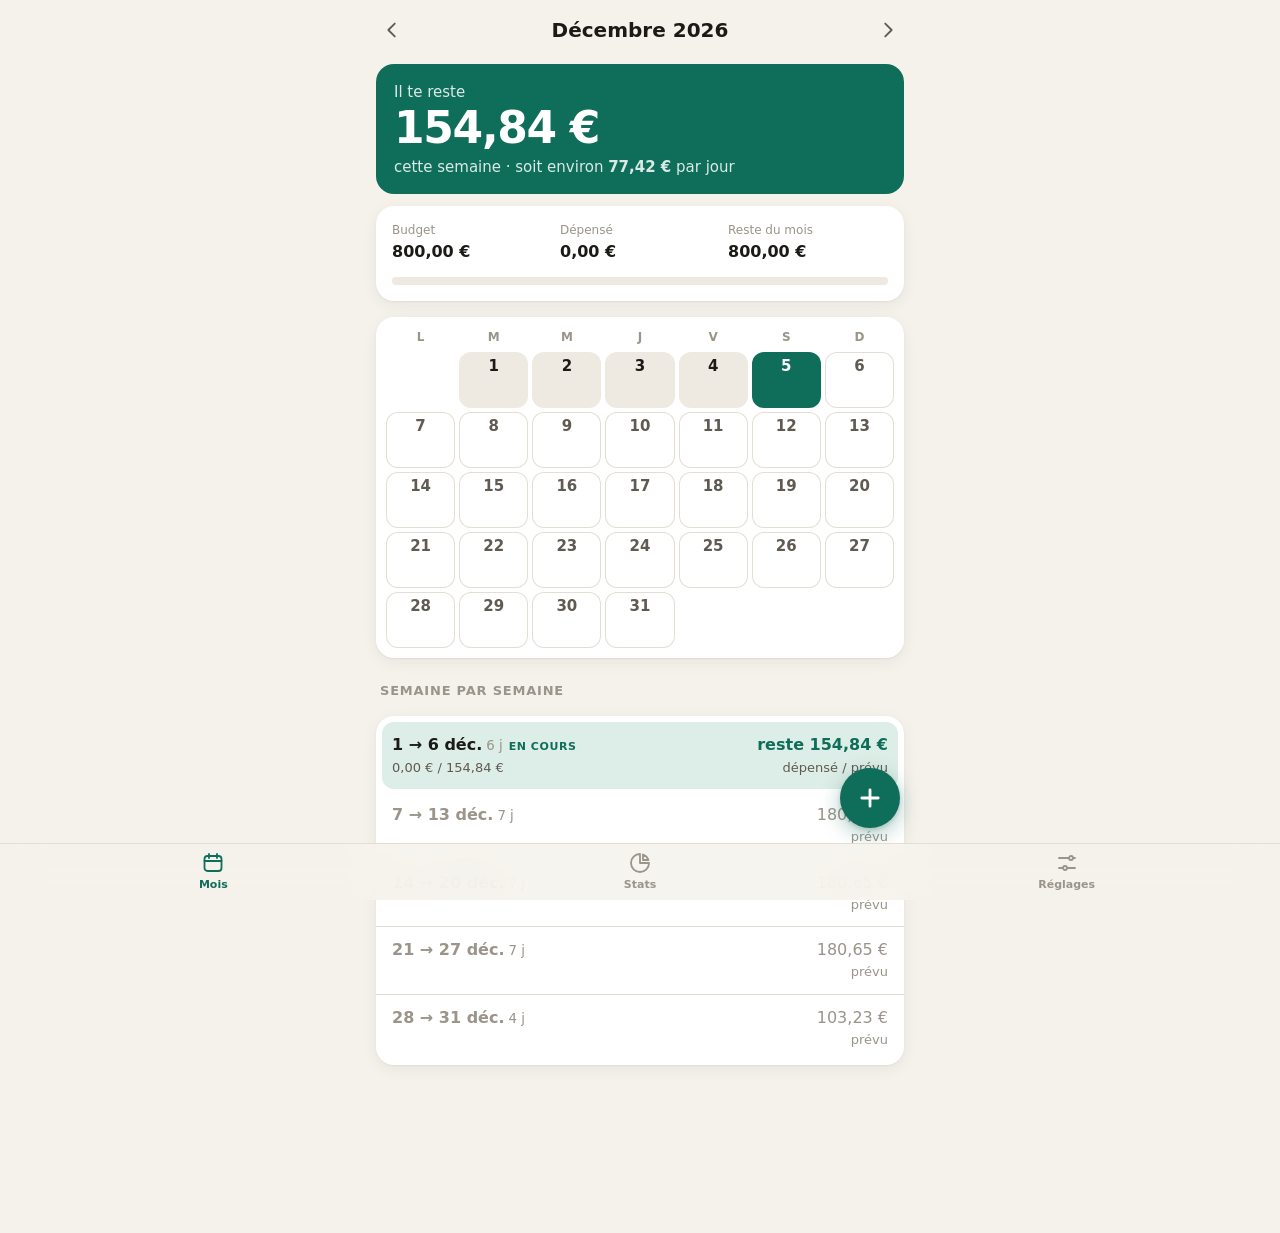
<file: index.html>
<!doctype html>
<html lang="fr">
<head>
  <meta charset="utf-8">
  <meta name="viewport" content="width=device-width, initial-scale=1, viewport-fit=cover">
  <title>Budget</title>
  <meta name="description" content="Suivi de budget mensuel, hors ligne.">
  <meta name="theme-color" content="#F5F2EC" media="(prefers-color-scheme: light)">
  <meta name="theme-color" content="#121110" media="(prefers-color-scheme: dark)">
  <meta name="color-scheme" content="light dark">
  <meta name="apple-mobile-web-app-capable" content="yes">
  <meta name="mobile-web-app-capable" content="yes">
  <meta name="apple-mobile-web-app-status-bar-style" content="default">
  <meta name="apple-mobile-web-app-title" content="Budget">
  <meta name="format-detection" content="telephone=no">
  <link rel="manifest" href="manifest.json">
  <link rel="apple-touch-icon" href="icons/icon-180.png">
  <link rel="icon" type="image/png" sizes="128x128" href="favicon.png">
  <link rel="stylesheet" href="styles.css">
</head>
<body>
  <div id="app">
    <main id="view-month" class="view" aria-label="Mois"></main>
    <main id="view-stats" class="view" aria-label="Statistiques" hidden></main>
    <main id="view-settings" class="view" aria-label="Réglages" hidden></main>
  </div>

  <button id="fab" class="fab" type="button" aria-label="Ajouter une dépense">
    <svg viewBox="0 0 24 24" aria-hidden="true"><path d="M12 5v14M5 12h14"/></svg>
  </button>

  <nav class="tabbar" aria-label="Navigation">
    <button type="button" data-tab="month" aria-current="page">
      <svg viewBox="0 0 24 24" aria-hidden="true"><rect x="3.5" y="5" width="17" height="15" rx="3"/><path d="M3.5 10h17M8 3v4M16 3v4"/></svg>
      <span>Mois</span>
    </button>
    <button type="button" data-tab="stats">
      <svg viewBox="0 0 24 24" aria-hidden="true"><path d="M12 3a9 9 0 1 0 9 9h-9z"/><path d="M15 3.5A9 9 0 0 1 20.5 9H15z"/></svg>
      <span>Stats</span>
    </button>
    <button type="button" data-tab="settings">
      <svg viewBox="0 0 24 24" aria-hidden="true"><path d="M4 7h10M18 7h2M4 17h4M12 17h8"/><circle cx="16" cy="7" r="2"/><circle cx="10" cy="17" r="2"/></svg>
      <span>Réglages</span>
    </button>
  </nav>

  <div id="sheet-backdrop" class="sheet-backdrop" hidden></div>
  <section id="sheet" class="sheet" role="dialog" aria-modal="true" aria-labelledby="sheet-title" hidden>
    <div class="sheet-grabber" aria-hidden="true"></div>
    <div id="sheet-body"></div>
  </section>

  <div id="toast" class="toast" role="status" aria-live="polite"></div>
  <input id="import-input" type="file" accept="application/json,.json" hidden>

  <script src="calc.js"></script>
  <script src="storage.js"></script>
  <script src="app.js"></script>
</body>
</html>
</file>
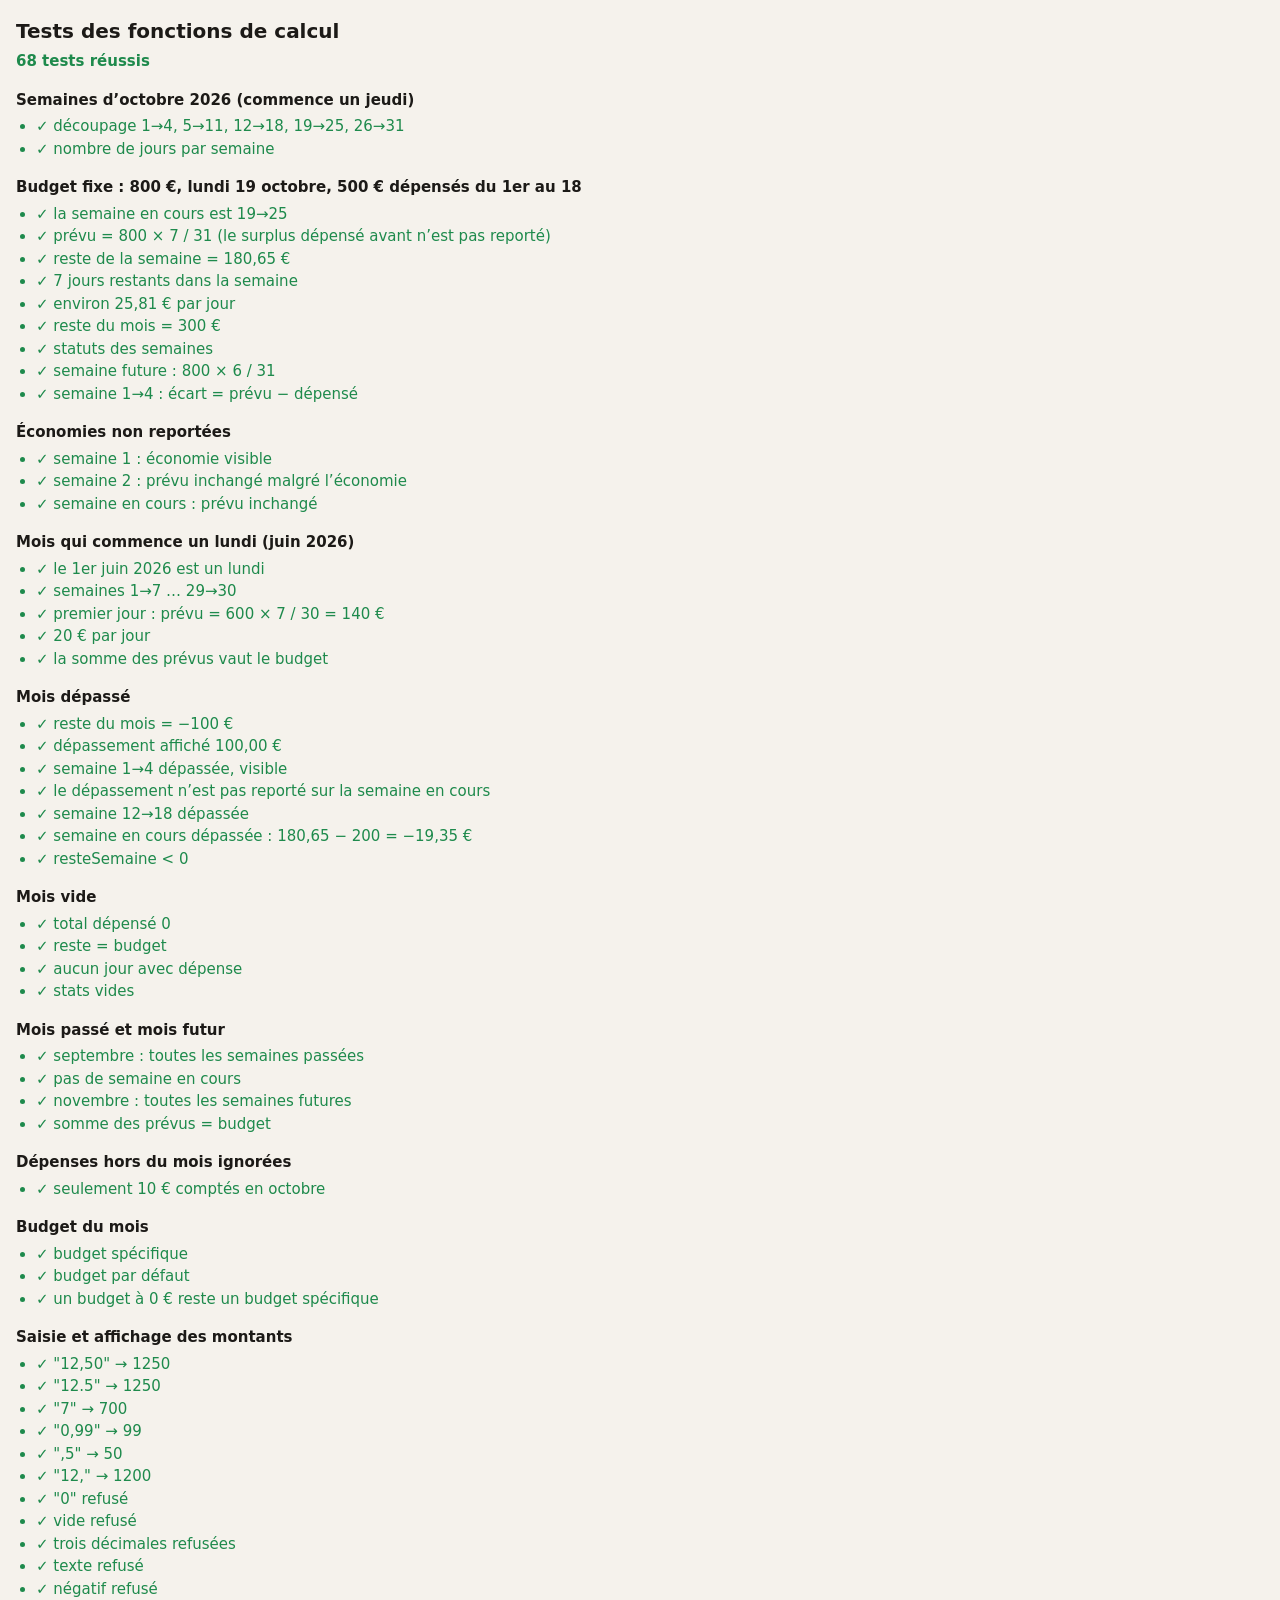
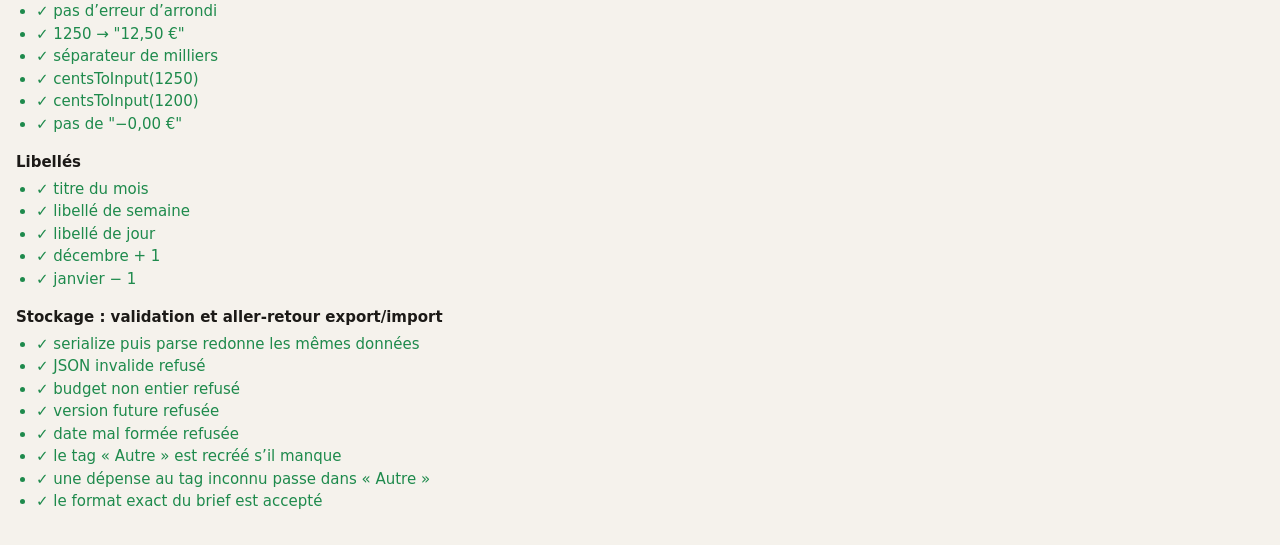
<file: tests.html>
<!doctype html>
<html lang="fr">
<head>
  <meta charset="utf-8">
  <meta name="viewport" content="width=device-width, initial-scale=1">
  <title>Tests — Budget</title>
  <style>
    body { font: 15px/1.5 -apple-system, system-ui, sans-serif; margin: 0; padding: 16px; background: #f5f2ec; color: #1c1a17; }
    h1 { font-size: 20px; margin: 0 0 4px; }
    #summary { font-weight: 600; margin: 0 0 16px; }
    .ok { color: #1e8a4c; } .ko { color: #c8412f; }
    section { margin-bottom: 16px; }
    h2 { font-size: 15px; margin: 0 0 4px; }
    ul { margin: 0; padding-left: 20px; }
    code { font-size: 13px; }
    @media (prefers-color-scheme: dark) { body { background: #121110; color: #f2eee7; } .ok { color: #4cc27a; } .ko { color: #ff6b57; } }
  </style>
</head>
<body>
  <h1>Tests des fonctions de calcul</h1>
  <p id="summary"></p>
  <div id="out"></div>

  <script src="calc.js"></script>
  <script src="storage.js"></script>
  <script>
    'use strict';
    const C = window.Calc;
    const results = [];
    let group = null;

    function describe(name, fn) {
      group = { name, cases: [] };
      results.push(group);
      try { fn(); } catch (e) { group.cases.push({ ok: false, msg: 'Exception : ' + e.message }); }
    }
    function eq(actual, expected, msg) {
      const ok = JSON.stringify(actual) === JSON.stringify(expected);
      group.cases.push({ ok, msg: ok ? msg : `${msg} — attendu ${JSON.stringify(expected)}, obtenu ${JSON.stringify(actual)}` });
    }
    function near(actual, expected, msg, eps = 1e-6) {
      const ok = Math.abs(actual - expected) < eps;
      group.cases.push({ ok, msg: ok ? msg : `${msg} — attendu ${expected}, obtenu ${actual}` });
    }
    function throws(fn, msg) {
      let ok = false;
      try { fn(); } catch { ok = true; }
      group.cases.push({ ok, msg });
    }
    const exp = (date, euros, tagId = 'food') => ({ id: date + '-' + euros + Math.random(), date, amount: Math.round(euros * 100), tagId });

    describe('Semaines d’octobre 2026 (commence un jeudi)', () => {
      eq(C.getWeeks(2026, 10).map((w) => [w.start, w.end]), [[1, 4], [5, 11], [12, 18], [19, 25], [26, 31]], 'découpage 1→4, 5→11, 12→18, 19→25, 26→31');
      eq(C.getWeeks(2026, 10).map((w) => w.days), [4, 7, 7, 7, 6], 'nombre de jours par semaine');
    });

    describe('Budget fixe : 800 €, lundi 19 octobre, 500 € dépensés du 1er au 18', () => {
      const expenses = [exp('2026-10-02', 200), exp('2026-10-10', 150), exp('2026-10-18', 150)];
      const r = C.computeMonth({ budget: 80000, expenses, year: 2026, month: 10, today: '2026-10-19' });
      const cur = r.currentWeek;
      eq([cur.start, cur.end], [19, 25], 'la semaine en cours est 19→25');
      near(cur.planned, 80000 * 7 / 31, 'prévu = 800 × 7 / 31 (le surplus dépensé avant n\u2019est pas reporté)');
      eq(Math.round(cur.remaining), 18065, 'reste de la semaine = 180,65 €');
      eq(cur.daysLeftInWeek, 7, '7 jours restants dans la semaine');
      eq(Math.round(cur.perDay), 2581, 'environ 25,81 € par jour');
      eq(r.remaining, 30000, 'reste du mois = 300 €');
      eq(r.weeks.map((w) => w.status), ['past', 'past', 'past', 'current', 'future'], 'statuts des semaines');
      near(r.weeks[4].planned, 80000 * 6 / 31, 'semaine future : 800 × 6 / 31');
      near(r.weeks[0].remaining, 80000 * 4 / 31 - 20000, 'semaine 1→4 : écart = prévu − dépensé');
    });

    describe('Économies non reportées', () => {
      const r = C.computeMonth({ budget: 80000, expenses: [exp('2026-10-02', 10)], year: 2026, month: 10, today: '2026-10-20' });
      near(r.weeks[0].remaining, 80000 * 4 / 31 - 1000, 'semaine 1 : économie visible');
      near(r.weeks[1].planned, 80000 * 7 / 31, 'semaine 2 : prévu inchangé malgré l\u2019économie');
      near(r.currentWeek.planned, 80000 * 7 / 31, 'semaine en cours : prévu inchangé');
    });

    describe('Mois qui commence un lundi (juin 2026)', () => {
      eq(C.weekdayIndex(2026, 6, 1), 0, 'le 1er juin 2026 est un lundi');
      const weeks = C.getWeeks(2026, 6);
      eq(weeks.map((w) => [w.start, w.end]), [[1, 7], [8, 14], [15, 21], [22, 28], [29, 30]], 'semaines 1→7 … 29→30');
      const r = C.computeMonth({ budget: 60000, expenses: [], year: 2026, month: 6, today: '2026-06-01' });
      near(r.currentWeek.planned, 60000 * 7 / 30, 'premier jour : prévu = 600 × 7 / 30 = 140 €');
      near(r.currentWeek.perDay, 2000, '20 € par jour');
      const total = r.weeks.reduce((s, w) => s + w.planned, 0);
      near(total, 60000, 'la somme des prévus vaut le budget');
    });

    describe('Mois dépassé', () => {
      const expenses = [exp('2026-10-03', 600), exp('2026-10-12', 300)];
      const r = C.computeMonth({ budget: 80000, expenses, year: 2026, month: 10, today: '2026-10-20' });
      eq(r.remaining, -10000, 'reste du mois = −100 €');
      eq(C.formatEuros(-r.remaining), C.formatEuros(10000), 'dépassement affiché 100,00 €');
      near(r.weeks[0].remaining, 80000 * 4 / 31 - 60000, 'semaine 1→4 dépassée, visible');
      near(r.currentWeek.planned, 80000 * 7 / 31, 'le dépassement n\u2019est pas reporté sur la semaine en cours');
      near(r.weeks[2].remaining, 80000 * 7 / 31 - 30000, 'semaine 12→18 dépassée');

      const r2 = C.computeMonth({ budget: 80000, expenses: [exp('2026-10-19', 200)], year: 2026, month: 10, today: '2026-10-19' });
      near(r2.currentWeek.remaining, 80000 * 7 / 31 - 20000, 'semaine en cours dépassée : 180,65 − 200 = −19,35 €');
      eq(r2.currentWeek.remaining < 0, true, 'resteSemaine < 0');
    });

    describe('Mois vide', () => {
      const r = C.computeMonth({ budget: 80000, expenses: [], year: 2026, month: 10, today: '2026-10-22' });
      eq(r.spent, 0, 'total dépensé 0');
      eq(r.remaining, 80000, 'reste = budget');
      eq(r.byDay.every((d) => d.total === 0), true, 'aucun jour avec dépense');
      const t = C.totalsByTag([], [], 2026, 10);
      eq([t.total, t.rows.length], [0, 0], 'stats vides');
    });

    describe('Mois passé et mois futur', () => {
      const past = C.computeMonth({ budget: 80000, expenses: [], year: 2026, month: 9, today: '2026-10-22' });
      eq(past.weeks.every((w) => w.status === 'past'), true, 'septembre : toutes les semaines passées');
      eq(past.currentWeek, null, 'pas de semaine en cours');
      const fut = C.computeMonth({ budget: 80000, expenses: [], year: 2026, month: 11, today: '2026-10-22' });
      eq(fut.weeks.every((w) => w.status === 'future'), true, 'novembre : toutes les semaines futures');
      near(fut.weeks.reduce((s, w) => s + w.planned, 0), 80000, 'somme des prévus = budget');
    });

    describe('Dépenses hors du mois ignorées', () => {
      const expenses = [exp('2026-09-30', 50), exp('2026-10-01', 10), exp('2026-11-01', 70)];
      const r = C.computeMonth({ budget: 80000, expenses, year: 2026, month: 10, today: '2026-10-22' });
      eq(r.spent, 1000, 'seulement 10 € comptés en octobre');
    });

    describe('Budget du mois', () => {
      const data = { defaultBudget: 80000, monthlyBudgets: { '2026-10': 75000, '2026-11': 0 } };
      eq(C.budgetForMonth(data, '2026-10'), 75000, 'budget spécifique');
      eq(C.budgetForMonth(data, '2026-12'), 80000, 'budget par défaut');
      eq(C.budgetForMonth(data, '2026-11'), 0, 'un budget à 0 € reste un budget spécifique');
    });

    describe('Saisie et affichage des montants', () => {
      eq(C.parseAmount('12,50'), 1250, '"12,50" → 1250');
      eq(C.parseAmount('12.5'), 1250, '"12.5" → 1250');
      eq(C.parseAmount('7'), 700, '"7" → 700');
      eq(C.parseAmount('0,99'), 99, '"0,99" → 99');
      eq(C.parseAmount(',5'), 50, '",5" → 50');
      eq(C.parseAmount('12,'), 1200, '"12," → 1200');
      eq(C.parseAmount('0'), null, '"0" refusé');
      eq(C.parseAmount(''), null, 'vide refusé');
      eq(C.parseAmount('1,234'), null, 'trois décimales refusées');
      eq(C.parseAmount('abc'), null, 'texte refusé');
      eq(C.parseAmount('-3'), null, 'négatif refusé');
      eq(C.parseAmount('0.1') + C.parseAmount('0.2'), 30, 'pas d’erreur d’arrondi');
      eq(C.formatEuros(1250).replace(/\s/g, ' '), '12,50 €', '1250 → "12,50 €"');
      eq(C.formatEuros(123456).replace(/\s/g, ' '), '1 234,56 €', 'séparateur de milliers');
      eq(C.centsToInput(1250), '12,50', 'centsToInput(1250)');
      eq(C.centsToInput(1200), '12', 'centsToInput(1200)');
      eq(C.formatEuros(-0.4).replace(/\s/g, ' '), '0,00 €', 'pas de "−0,00 €"');
    });

    describe('Libellés', () => {
      eq(C.monthLabel(2026, 10), 'Octobre 2026', 'titre du mois');
      eq(C.weekLabel(10, { start: 19, end: 25 }), '19 → 25 oct.', 'libellé de semaine');
      eq(C.dayLabel('2026-10-19'), 'Lundi 19 octobre', 'libellé de jour');
      eq(C.addMonths(2026, 12, 1), { y: 2027, m: 1 }, 'décembre + 1');
      eq(C.addMonths(2026, 1, -1), { y: 2025, m: 12 }, 'janvier − 1');
    });

    describe('Stockage : validation et aller-retour export/import', () => {
      const S = window.Store;
      const d = S.defaultData();
      d.monthlyBudgets['2026-10'] = 75000;
      d.expenses.push({ id: 'a', date: '2026-10-19', amount: 1250, tagId: 'food', createdAt: '2026-10-19T12:31:00Z' });
      const back = S.parse(S.serialize(d));
      eq(back, d, 'serialize puis parse redonne les mêmes données');
      throws(() => S.parse('pas du json'), 'JSON invalide refusé');
      throws(() => S.parse('{"version":1,"defaultBudget":"800","tags":[],"expenses":[]}'), 'budget non entier refusé');
      throws(() => S.parse(JSON.stringify({ ...d, version: 99 })), 'version future refusée');
      throws(() => S.parse(JSON.stringify({ ...d, expenses: [{ id: 'x', date: '2026-10-1', amount: 5, tagId: 'food' }] })), 'date mal formée refusée');
      const noOther = S.parse(JSON.stringify({ ...d, tags: d.tags.filter((t) => t.id !== 'other') }));
      eq(noOther.tags.some((t) => t.id === 'other'), true, 'le tag « Autre » est recréé s’il manque');
      const orphan = S.parse(JSON.stringify({ ...d, expenses: [{ id: 'y', date: '2026-10-02', amount: 5, tagId: 'ghost' }] }));
      eq(orphan.expenses[0].tagId, 'other', 'une dépense au tag inconnu passe dans « Autre »');
      const brief = S.parse(JSON.stringify({ version: 1, defaultBudget: 80000, monthlyBudgets: { '2026-10': 75000 }, tags: d.tags, expenses: [] }));
      eq(brief.defaultBudget, 80000, 'le format exact du brief est accepté');
    });

    // Affichage des résultats
    const out = document.getElementById('out');
    let pass = 0, fail = 0;
    for (const g of results) {
      const sec = document.createElement('section');
      const h = document.createElement('h2');
      h.textContent = g.name;
      const ul = document.createElement('ul');
      for (const c of g.cases) {
        c.ok ? pass++ : fail++;
        const li = document.createElement('li');
        li.className = c.ok ? 'ok' : 'ko';
        li.textContent = (c.ok ? '✓ ' : '✗ ') + c.msg;
        ul.appendChild(li);
      }
      sec.append(h, ul);
      out.appendChild(sec);
    }
    const summary = document.getElementById('summary');
    summary.textContent = fail ? `${fail} échec(s) sur ${pass + fail} tests` : `${pass} tests réussis`;
    summary.className = fail ? 'ko' : 'ok';
    document.title = (fail ? '✗ ' : '✓ ') + document.title;
  </script>
</body>
</html>
</file>
<file: styles.css>
/* ---------- Thème ---------- */
:root {
  --bg: #F5F2EC;
  --surface: #FFFFFF;
  --surface-2: #EEEAE2;
  --ink: #1C1A17;
  --ink-2: #5F5A52;
  --ink-3: #9A948A;
  --line: #E3DED4;
  --accent: #0F6E5A;
  --accent-ink: #FFFFFF;
  --accent-soft: #DDEDE7;
  --warn: #C9711C;
  --danger: #C23B2A;
  --danger-soft: #F8E1DC;
  --good: #1B7F46;
  --shadow: 0 1px 2px rgb(40 30 10 / 6%), 0 4px 16px rgb(40 30 10 / 6%);
  --radius: 18px;
  --tabbar-h: 56px;
  --safe-top: env(safe-area-inset-top, 0px);
  --safe-bottom: env(safe-area-inset-bottom, 0px);
  --safe-left: env(safe-area-inset-left, 0px);
  --safe-right: env(safe-area-inset-right, 0px);
  color-scheme: light dark;
}

@media (prefers-color-scheme: dark) {
  :root {
    --bg: #121110;
    --surface: #1D1C1A;
    --surface-2: #282623;
    --ink: #F2EEE7;
    --ink-2: #B5AFA5;
    --ink-3: #7E786F;
    --line: #312F2B;
    --accent: #3FBF9B;
    --accent-ink: #08201A;
    --accent-soft: #17352D;
    --warn: #F0A04B;
    --danger: #FF6B57;
    --danger-soft: #3A1C17;
    --good: #4CC27A;
    --shadow: 0 1px 2px rgb(0 0 0 / 40%);
  }
}

/* ---------- Base ---------- */
*, *::before, *::after { box-sizing: border-box; }

html { -webkit-text-size-adjust: 100%; text-size-adjust: 100%; }

body {
  margin: 0;
  background: var(--bg);
  color: var(--ink);
  font: 16px/1.4 -apple-system, BlinkMacSystemFont, "SF Pro Text", "Segoe UI", Roboto, system-ui, sans-serif;
  -webkit-font-smoothing: antialiased;
  overflow-x: hidden;
  overscroll-behavior-y: none;
  -webkit-tap-highlight-color: transparent;
}

body.sheet-open { overflow: hidden; }

button, input, select { font: inherit; color: inherit; }
button { cursor: pointer; touch-action: manipulation; -webkit-user-select: none; user-select: none; }
input { font-size: 16px; }
[hidden] { display: none !important; }
svg { display: block; }

.num { font-variant-numeric: tabular-nums; }
.muted { color: var(--ink-2); }
.danger { color: var(--danger); }
.good { color: var(--good); }

#app {
  max-width: 560px;
  margin: 0 auto;
  padding:
    calc(var(--safe-top) + 4px)
    calc(var(--safe-right) + 16px)
    calc(var(--tabbar-h) + var(--safe-bottom) + 96px)
    calc(var(--safe-left) + 16px);
}

/* ---------- En-tête / sélecteur de mois ---------- */
.monthbar {
  display: grid;
  grid-template-columns: 44px 1fr 44px;
  align-items: center;
  margin: 4px -6px 12px;
}

.monthbar h1 { margin: 0; text-align: center; font-size: 20px; font-weight: 700; letter-spacing: -0.01em; }

.monthbar .title-btn {
  min-height: 44px;
  width: 100%;
  border: 0;
  background: none;
  border-radius: 12px;
  padding: 0 8px;
}
.monthbar .title-btn small { display: block; font-size: 12px; font-weight: 500; color: var(--accent); margin-top: -2px; }

.icon-btn {
  width: 44px;
  height: 44px;
  display: grid;
  place-items: center;
  border: 0;
  border-radius: 50%;
  background: none;
  color: var(--ink-2);
}
.icon-btn:active { background: var(--surface-2); }
.icon-btn svg { width: 22px; height: 22px; fill: none; stroke: currentColor; stroke-width: 2; stroke-linecap: round; stroke-linejoin: round; }

.page-title { font-size: 28px; font-weight: 750; letter-spacing: -0.02em; margin: 12px 0 16px; }

/* ---------- Cartes ---------- */
.card {
  background: var(--surface);
  border-radius: var(--radius);
  box-shadow: var(--shadow);
  padding: 16px;
  margin-bottom: 16px;
}

.section-title {
  font-size: 13px;
  font-weight: 600;
  text-transform: uppercase;
  letter-spacing: 0.06em;
  color: var(--ink-3);
  margin: 24px 4px 8px;
}

/* ---------- Bandeau « cette semaine » ---------- */
.hero {
  background: var(--accent);
  color: var(--accent-ink);
  border-radius: var(--radius);
  padding: 18px 18px 16px;
  margin-bottom: 12px;
}
.hero.over { background: var(--danger); color: #fff; }
.hero .lead { margin: 0; font-size: 15px; opacity: 0.85; }
.hero .big {
  display: block;
  font-size: 44px;
  line-height: 1.05;
  font-weight: 750;
  letter-spacing: -0.03em;
  margin: 2px 0 6px;
  overflow-wrap: anywhere;
}
.hero .sub { margin: 0; font-size: 15px; opacity: 0.85; }

/* ---------- Résumé du mois ---------- */
.summary-grid {
  display: grid;
  grid-template-columns: repeat(3, minmax(0, 1fr));
  gap: 8px;
}
.summary-grid div { min-width: 0; }
.summary-grid dt { font-size: 12px; color: var(--ink-3); margin-bottom: 2px; }
.summary-grid dd { margin: 0; font-size: 16px; font-weight: 650; overflow-wrap: anywhere; }

.progress {
  height: 8px;
  border-radius: 99px;
  background: var(--surface-2);
  overflow: hidden;
  margin: 14px 0 0;
}
.progress > span {
  display: block;
  height: 100%;
  border-radius: inherit;
  background: var(--accent);
  transition: width 0.3s ease;
}
.progress.warn > span { background: var(--warn); }
.progress.over > span { background: var(--danger); }
.alert { margin: 10px 0 0; font-size: 14px; font-weight: 600; color: var(--danger); }

/* ---------- Calendrier ---------- */
.calendar { padding: 12px 10px 10px; }
.cal-head, .cal-grid {
  display: grid;
  grid-template-columns: repeat(7, minmax(0, 1fr));
  gap: 4px;
}
.cal-head span {
  text-align: center;
  font-size: 12px;
  font-weight: 600;
  color: var(--ink-3);
  padding-bottom: 6px;
}
.cal-grid .blank { min-height: 56px; }
.day {
  position: relative;
  min-height: 56px;
  min-width: 0;
  border: 0;
  border-radius: 12px;
  background: var(--surface-2);
  padding: 6px 2px 4px;
  display: flex;
  flex-direction: column;
  align-items: center;
  gap: 1px;
}
.day:active { filter: brightness(0.94); }
.day .n { font-size: 15px; font-weight: 600; line-height: 1.1; }
.day .t {
  font-size: 10.5px;
  font-weight: 600;
  color: var(--ink-2);
  white-space: nowrap;
  max-width: 100%;
  overflow: hidden;
  text-overflow: ellipsis;
}
.day .dots { display: flex; gap: 2px; margin-top: auto; height: 6px; }
.day .dots i { width: 5px; height: 5px; border-radius: 50%; }
.day.future { background: transparent; box-shadow: inset 0 0 0 1px var(--line); }
.day.future .n { color: var(--ink-2); }
.day.today { background: var(--accent); color: var(--accent-ink); }
.day.today .t { color: inherit; opacity: 0.9; }
.day.today .dots i { box-shadow: 0 0 0 1px var(--accent-ink); }

/* ---------- Semaines ---------- */
.weeks { padding: 4px 0; }
.week {
  display: grid;
  grid-template-columns: minmax(0, 1fr) auto;
  gap: 2px 12px;
  align-items: baseline;
  padding: 12px 16px;
  border-top: 1px solid var(--line);
}
.week:first-child { border-top: 0; }
.week .dates { font-weight: 600; }
.week .dates small { font-weight: 400; color: var(--ink-3); margin-left: 4px; }
.week .main { text-align: right; font-weight: 600; }
.week .detail { font-size: 13px; color: var(--ink-2); }
.week .detail.right { text-align: right; }
.week.future { color: var(--ink-3); }
.week.future .main, .week.future .detail { color: var(--ink-3); font-weight: 400; }
.week.current {
  background: var(--accent-soft);
  border-top-color: transparent;
  border-radius: 12px;
  margin: 2px 6px;
  padding: 12px 10px;
}
.week.current + .week { border-top-color: transparent; }
.week.current .main { color: var(--accent); }
.week.current.over .main { color: var(--danger); }
.badge {
  display: inline-block;
  font-size: 11px;
  font-weight: 700;
  text-transform: uppercase;
  letter-spacing: 0.05em;
  color: var(--accent);
  margin-left: 6px;
}

/* ---------- Bouton flottant ---------- */
.fab {
  position: fixed;
  z-index: 20;
  right: calc(var(--safe-right) + 20px);
  bottom: calc(var(--tabbar-h) + var(--safe-bottom) + 16px);
  width: 60px;
  height: 60px;
  border: 0;
  border-radius: 50%;
  background: var(--accent);
  color: var(--accent-ink);
  box-shadow: 0 6px 20px rgb(15 110 90 / 35%), 0 2px 4px rgb(0 0 0 / 15%);
  display: grid;
  place-items: center;
  transition: transform 0.15s ease;
}
.fab:active { transform: scale(0.94); }
.fab svg { width: 28px; height: 28px; fill: none; stroke: currentColor; stroke-width: 2.4; stroke-linecap: round; }
@media (min-width: 600px) {
  .fab { right: calc(50% - 280px + 20px); }
}

/* ---------- Barre d'onglets ---------- */
.tabbar {
  position: fixed;
  z-index: 25;
  left: 0;
  right: 0;
  bottom: 0;
  display: grid;
  grid-template-columns: repeat(3, 1fr);
  padding: 0 var(--safe-right) var(--safe-bottom) var(--safe-left);
  background: color-mix(in srgb, var(--bg) 85%, transparent);
  -webkit-backdrop-filter: saturate(180%) blur(20px);
  backdrop-filter: saturate(180%) blur(20px);
  border-top: 1px solid var(--line);
}
.tabbar button {
  height: var(--tabbar-h);
  border: 0;
  background: none;
  display: flex;
  flex-direction: column;
  align-items: center;
  justify-content: center;
  gap: 2px;
  font-size: 11px;
  font-weight: 600;
  color: var(--ink-3);
}
.tabbar svg { width: 24px; height: 24px; fill: none; stroke: currentColor; stroke-width: 1.8; stroke-linecap: round; stroke-linejoin: round; }
.tabbar button[aria-current="page"] { color: var(--accent); }

/* ---------- Bottom sheet ---------- */
.sheet-backdrop {
  position: fixed;
  inset: 0;
  z-index: 40;
  background: rgb(0 0 0 / 35%);
  opacity: 0;
  transition: opacity 0.25s ease;
}
.sheet-backdrop.show { opacity: 1; }

.sheet {
  position: fixed;
  z-index: 50;
  left: 0;
  right: 0;
  bottom: 0;
  max-width: 560px;
  margin: 0 auto;
  max-height: calc(100dvh - var(--safe-top) - 24px);
  overflow-y: auto;
  overscroll-behavior: contain;
  background: var(--surface);
  border-radius: 22px 22px 0 0;
  padding: 8px calc(var(--safe-right) + 18px) calc(var(--safe-bottom) + 18px) calc(var(--safe-left) + 18px);
  box-shadow: 0 -8px 30px rgb(0 0 0 / 18%);
  transform: translateY(100%);
  transition: transform 0.28s cubic-bezier(0.2, 0.8, 0.2, 1);
}
.sheet.show { transform: translateY(0); }
.sheet.dragging { transition: none; }
.sheet-grabber {
  width: 40px;
  height: 5px;
  border-radius: 99px;
  background: var(--line);
  margin: 2px auto 8px;
}

.sheet-header {
  display: flex;
  align-items: center;
  justify-content: space-between;
  gap: 8px;
  margin-bottom: 12px;
}
.sheet-header h2 { margin: 0; font-size: 20px; font-weight: 700; }
.sheet-header p { margin: 2px 0 0; font-size: 14px; color: var(--ink-2); }
.sheet-header .icon-btn { margin-right: -10px; flex: none; }

/* Liste des dépenses du jour */
.exp-list { list-style: none; margin: 0 0 16px; padding: 0; }
.exp-list li {
  display: flex;
  align-items: center;
  gap: 10px;
  min-height: 52px;
  border-top: 1px solid var(--line);
}
.exp-list li:first-child { border-top: 0; }
.exp-list .tagdot { width: 12px; height: 12px; border-radius: 50%; flex: none; }
.exp-list .name { flex: 1; min-width: 0; overflow: hidden; text-overflow: ellipsis; white-space: nowrap; }
.exp-list .amt { font-weight: 650; }
.exp-list .icon-btn { width: 44px; height: 44px; flex: none; }
.exp-list .icon-btn.del { color: var(--danger); }
.empty-day { color: var(--ink-2); margin: 4px 0 18px; }

/* Formulaire de dépense */
.amount-field {
  display: flex;
  align-items: baseline;
  gap: 6px;
  border-bottom: 2px solid var(--line);
  padding: 0 2px 4px;
  margin-bottom: 18px;
}
.amount-field:focus-within { border-bottom-color: var(--accent); }
.amount-field input {
  flex: 1;
  min-width: 0;
  border: 0;
  outline: none;
  background: none;
  font-size: 44px;
  font-weight: 700;
  letter-spacing: -0.02em;
  padding: 0;
  font-variant-numeric: tabular-nums;
}
.amount-field input::placeholder { color: var(--ink-3); opacity: 0.6; }
.amount-field span { font-size: 32px; font-weight: 600; color: var(--ink-3); }

.field-label { display: block; font-size: 13px; font-weight: 600; color: var(--ink-2); margin: 0 0 8px; }

.chips { display: flex; flex-wrap: wrap; gap: 8px; margin-bottom: 18px; }
.chip {
  display: inline-flex;
  align-items: center;
  gap: 8px;
  min-height: 44px;
  padding: 0 14px 0 12px;
  border: 1.5px solid var(--line);
  border-radius: 99px;
  background: var(--surface);
  font-size: 15px;
  font-weight: 550;
}
.chip i { width: 12px; height: 12px; border-radius: 50%; background: var(--c); flex: none; }
.chip[aria-pressed="true"] {
  border-color: var(--c);
  background: color-mix(in srgb, var(--c) 16%, var(--surface));
}

.input {
  width: 100%;
  min-height: 48px;
  padding: 10px 14px;
  border: 1.5px solid var(--line);
  border-radius: 12px;
  background: var(--surface);
  font-size: 16px;
  outline: none;
  -webkit-appearance: none;
  appearance: none;
}
.input:focus { border-color: var(--accent); }
input[type="date"].input { display: block; min-width: 0; text-align: left; }
input[type="date"]::-webkit-date-and-time-value { text-align: left; }

.form-actions { display: flex; gap: 10px; margin-top: 20px; }

.btn {
  min-height: 50px;
  padding: 0 18px;
  border: 0;
  border-radius: 14px;
  font-size: 16px;
  font-weight: 650;
  display: inline-flex;
  align-items: center;
  justify-content: center;
  gap: 8px;
}
.btn:active { filter: brightness(0.92); }
.btn-primary { background: var(--accent); color: var(--accent-ink); flex: 1; }
.btn-primary:disabled { opacity: 0.4; filter: none; }
.btn-secondary { background: var(--surface-2); color: var(--ink); }
.btn-danger { background: var(--danger-soft); color: var(--danger); }
.btn-block { width: 100%; }
.btn svg { width: 20px; height: 20px; fill: none; stroke: currentColor; stroke-width: 2.2; stroke-linecap: round; }

/* ---------- Stats ---------- */
.donut-wrap { position: relative; width: min(240px, 70vw); margin: 8px auto 4px; }
.donut-wrap svg { width: 100%; height: auto; }
.donut-center {
  position: absolute;
  inset: 0;
  display: flex;
  flex-direction: column;
  align-items: center;
  justify-content: center;
  text-align: center;
  pointer-events: none;
}
.donut-center small { font-size: 13px; color: var(--ink-2); }
.donut-center strong { font-size: 24px; font-weight: 750; letter-spacing: -0.02em; }

.tag-rows { list-style: none; margin: 0; padding: 0; }
.tag-rows li {
  display: grid;
  grid-template-columns: 14px minmax(0, 1fr) auto auto;
  align-items: center;
  gap: 10px;
  min-height: 48px;
  border-top: 1px solid var(--line);
}
.tag-rows li:first-child { border-top: 0; }
.tag-rows i { width: 14px; height: 14px; border-radius: 50%; }
.tag-rows .name { overflow: hidden; text-overflow: ellipsis; white-space: nowrap; }
.tag-rows .pct { color: var(--ink-3); font-size: 14px; min-width: 3.2em; text-align: right; }
.tag-rows .amt { font-weight: 650; }

.empty {
  text-align: center;
  padding: 32px 16px;
  color: var(--ink-2);
}
.empty svg { width: 56px; height: 56px; margin: 0 auto 12px; fill: none; stroke: var(--ink-3); stroke-width: 1.5; }
.empty strong { display: block; color: var(--ink); font-size: 17px; margin-bottom: 4px; }

/* ---------- Réglages ---------- */
.setting { margin-bottom: 16px; }
.setting:last-child { margin-bottom: 0; }
.setting .hint { font-size: 13px; color: var(--ink-2); margin: 6px 2px 0; }
.money-input { position: relative; }
.money-input .input { padding-right: 36px; }
.money-input::after {
  content: "€";
  position: absolute;
  right: 14px;
  top: 50%;
  transform: translateY(-50%);
  color: var(--ink-3);
  pointer-events: none;
}
.link-btn {
  border: 0;
  background: none;
  color: var(--accent);
  font-weight: 600;
  font-size: 15px;
  min-height: 44px;
  padding: 0 2px;
}

.tag-edit { list-style: none; margin: 0; padding: 0; }
.tag-edit > li { border-top: 1px solid var(--line); padding: 6px 0; }
.tag-edit > li:first-child { border-top: 0; padding-top: 0; }
.tag-line { display: flex; align-items: center; gap: 8px; }
.tag-line .input { flex: 1; min-width: 0; min-height: 44px; border-color: transparent; background: var(--surface-2); }
.tag-line .input:focus { border-color: var(--accent); background: var(--surface); }
.swatch-btn {
  width: 44px;
  height: 44px;
  flex: none;
  border: 0;
  background: none;
  display: grid;
  place-items: center;
  border-radius: 50%;
}
.swatch-btn i { width: 26px; height: 26px; border-radius: 50%; background: var(--c); box-shadow: inset 0 0 0 2px rgb(0 0 0 / 8%); }
.tag-line .icon-btn.del { color: var(--danger); }
.tag-line .lock { width: 44px; height: 44px; display: grid; place-items: center; color: var(--ink-3); flex: none; }
.tag-line .lock svg { width: 18px; height: 18px; fill: none; stroke: currentColor; stroke-width: 2; }

.palette {
  display: grid;
  grid-template-columns: repeat(5, 44px);
  justify-content: start;
  gap: 4px 8px;
  padding: 6px 0 4px 44px;
}
.palette button {
  width: 44px;
  height: 44px;
  border: 0;
  border-radius: 50%;
  background: none;
  display: grid;
  place-items: center;
}
.palette button i { width: 30px; height: 30px; border-radius: 50%; background: var(--c); }
.palette button[aria-pressed="true"] i { box-shadow: 0 0 0 3px var(--surface), 0 0 0 5px var(--c); }

.add-tag { display: flex; gap: 8px; margin-top: 12px; }
.add-tag .input { flex: 1; min-width: 0; }
.add-tag .btn { min-height: 48px; }

.backup-actions { display: grid; grid-template-columns: 1fr; gap: 10px; }
.backup-info { font-size: 14px; color: var(--ink-2); margin: 12px 2px 0; }
.reminder {
  display: flex;
  gap: 10px;
  align-items: flex-start;
  background: color-mix(in srgb, var(--warn) 14%, var(--surface));
  color: var(--ink);
  border-radius: 12px;
  padding: 10px 12px;
  margin-top: 12px;
  font-size: 14px;
}
.reminder svg { width: 20px; height: 20px; flex: none; fill: none; stroke: var(--warn); stroke-width: 2; stroke-linecap: round; }

.footer-note { text-align: center; font-size: 12px; color: var(--ink-3); margin-top: 24px; }
.footer-note a { color: inherit; }

/* ---------- Toast ---------- */
.toast {
  position: fixed;
  z-index: 60;
  left: 50%;
  top: calc(var(--safe-top) + 12px);
  transform: translate(-50%, -20px);
  width: max-content;
  max-width: calc(100vw - 32px);
  text-align: center;
  padding: 10px 16px;
  border-radius: 99px;
  background: var(--ink);
  color: var(--bg);
  font-size: 14px;
  font-weight: 600;
  opacity: 0;
  pointer-events: none;
  transition: opacity 0.2s ease, transform 0.2s ease;
}
.toast.show { opacity: 1; transform: translate(-50%, 0); }

@media (prefers-reduced-motion: reduce) {
  *, *::before, *::after { transition-duration: 0.01ms !important; }
}
</file>
